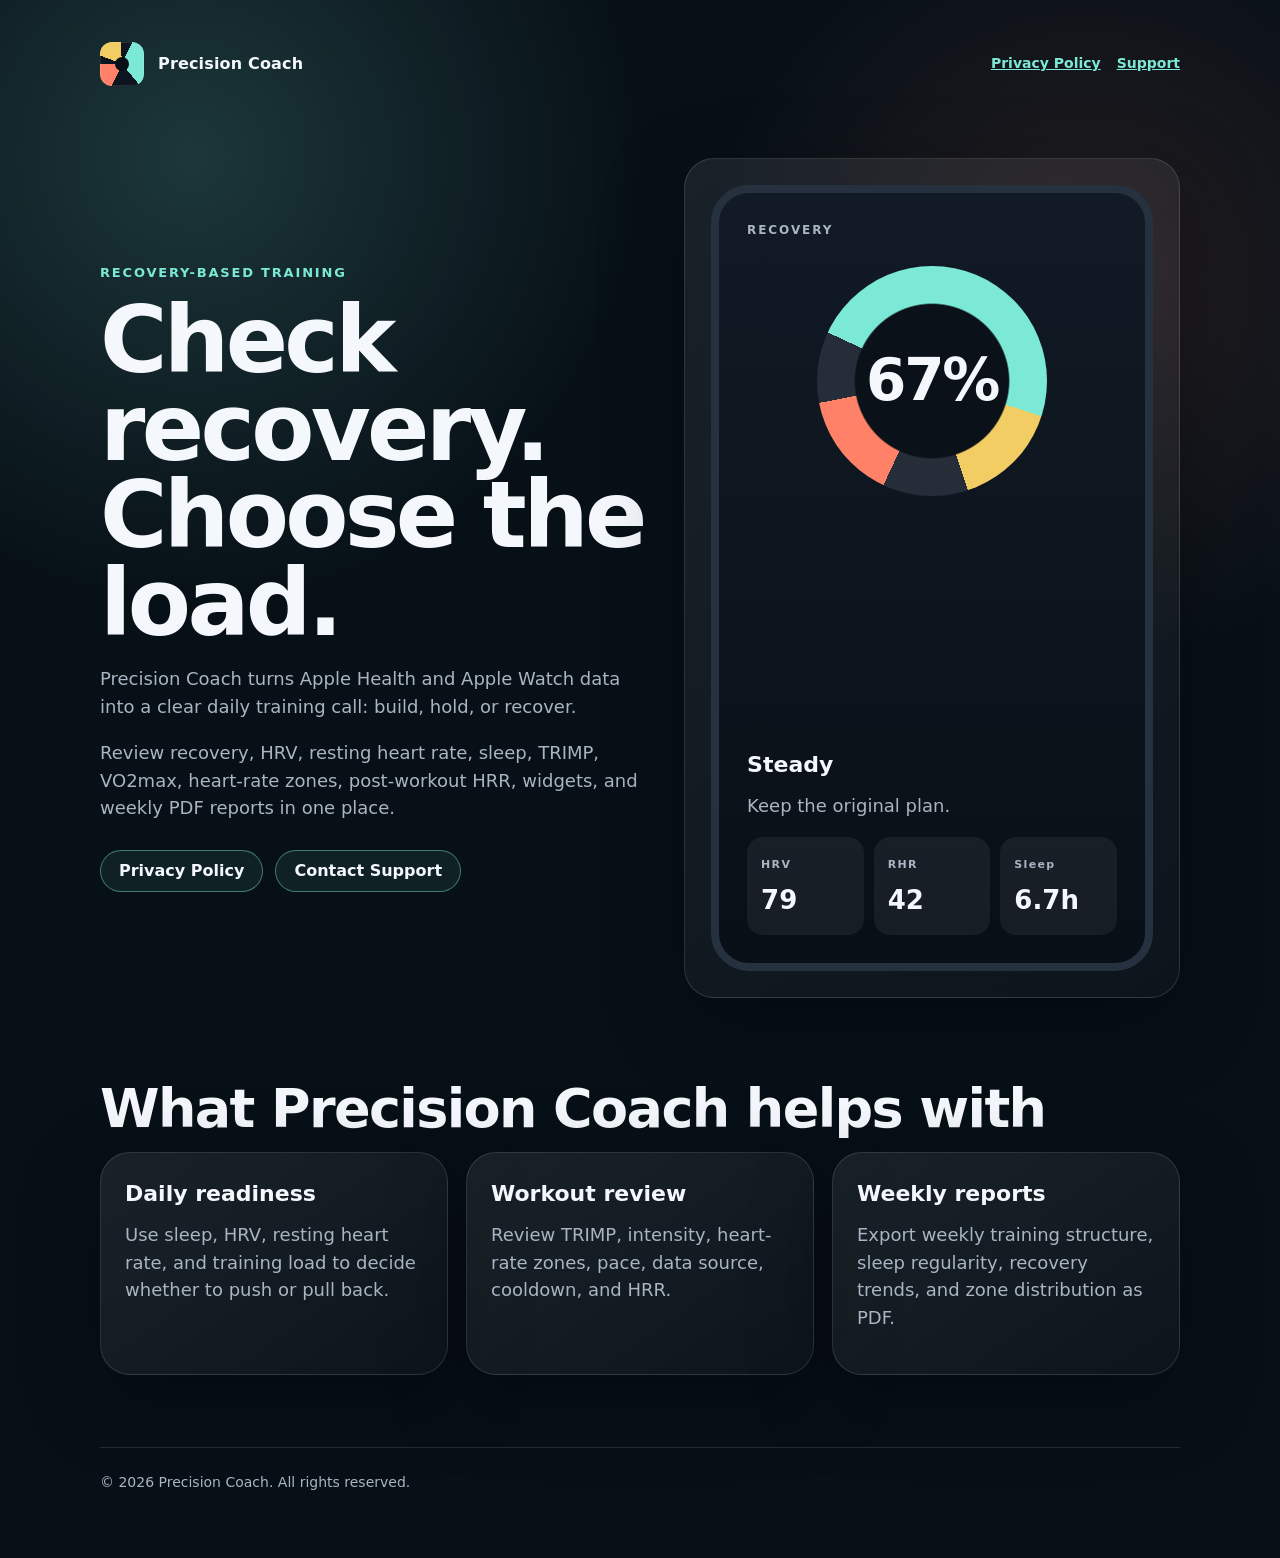
<file: index.html>
<!doctype html>
<html lang="en">
  <head>
    <meta charset="utf-8" />
    <meta name="viewport" content="width=device-width, initial-scale=1" />
    <title>Precision Coach</title>
    <meta name="description" content="Recovery-based training with Apple Health and Apple Watch data." />
    <link rel="stylesheet" href="./styles.css" />
  </head>
  <body>
    <main class="shell">
      <nav class="nav" aria-label="Main navigation">
        <div class="brand">
          <div class="logo" aria-hidden="true"></div>
          <span>Precision Coach</span>
        </div>
        <div class="nav-links">
          <a href="./privacy.html">Privacy Policy</a>
          <a href="./support.html">Support</a>
        </div>
      </nav>

      <section class="hero">
        <div>
          <div class="eyebrow">Recovery-based training</div>
          <h1>Check recovery. Choose the load.</h1>
          <p>
            Precision Coach turns Apple Health and Apple Watch data into a clear daily training call:
            build, hold, or recover.
          </p>
          <p>
            Review recovery, HRV, resting heart rate, sleep, TRIMP, VO2max, heart-rate zones,
            post-workout HRR, widgets, and weekly PDF reports in one place.
          </p>
          <div class="cta-row">
            <a class="pill" href="./privacy.html">Privacy Policy</a>
            <a class="pill" href="./support.html">Contact Support</a>
          </div>
        </div>

        <div class="device-card" aria-label="App preview">
          <div class="mock-screen">
            <div>
              <div class="mini-title">Recovery</div>
              <div class="gauge">
                <strong>67%</strong>
              </div>
            </div>
            <div>
              <h3>Steady</h3>
              <p>Keep the original plan.</p>
              <div class="metric-grid">
                <div class="metric"><span>HRV</span><b>79</b></div>
                <div class="metric"><span>RHR</span><b>42</b></div>
                <div class="metric"><span>Sleep</span><b>6.7h</b></div>
              </div>
            </div>
          </div>
        </div>
      </section>

      <section class="section">
        <h2>What Precision Coach helps with</h2>
        <div class="grid">
          <article class="card">
            <h3>Daily readiness</h3>
            <p>Use sleep, HRV, resting heart rate, and training load to decide whether to push or pull back.</p>
          </article>
          <article class="card">
            <h3>Workout review</h3>
            <p>Review TRIMP, intensity, heart-rate zones, pace, data source, cooldown, and HRR.</p>
          </article>
          <article class="card">
            <h3>Weekly reports</h3>
            <p>Export weekly training structure, sleep regularity, recovery trends, and zone distribution as PDF.</p>
          </article>
        </div>
      </section>

      <footer class="footer">
        <span>© 2026 Precision Coach. All rights reserved.</span>
      </footer>
    </main>
  </body>
</html>
</file>
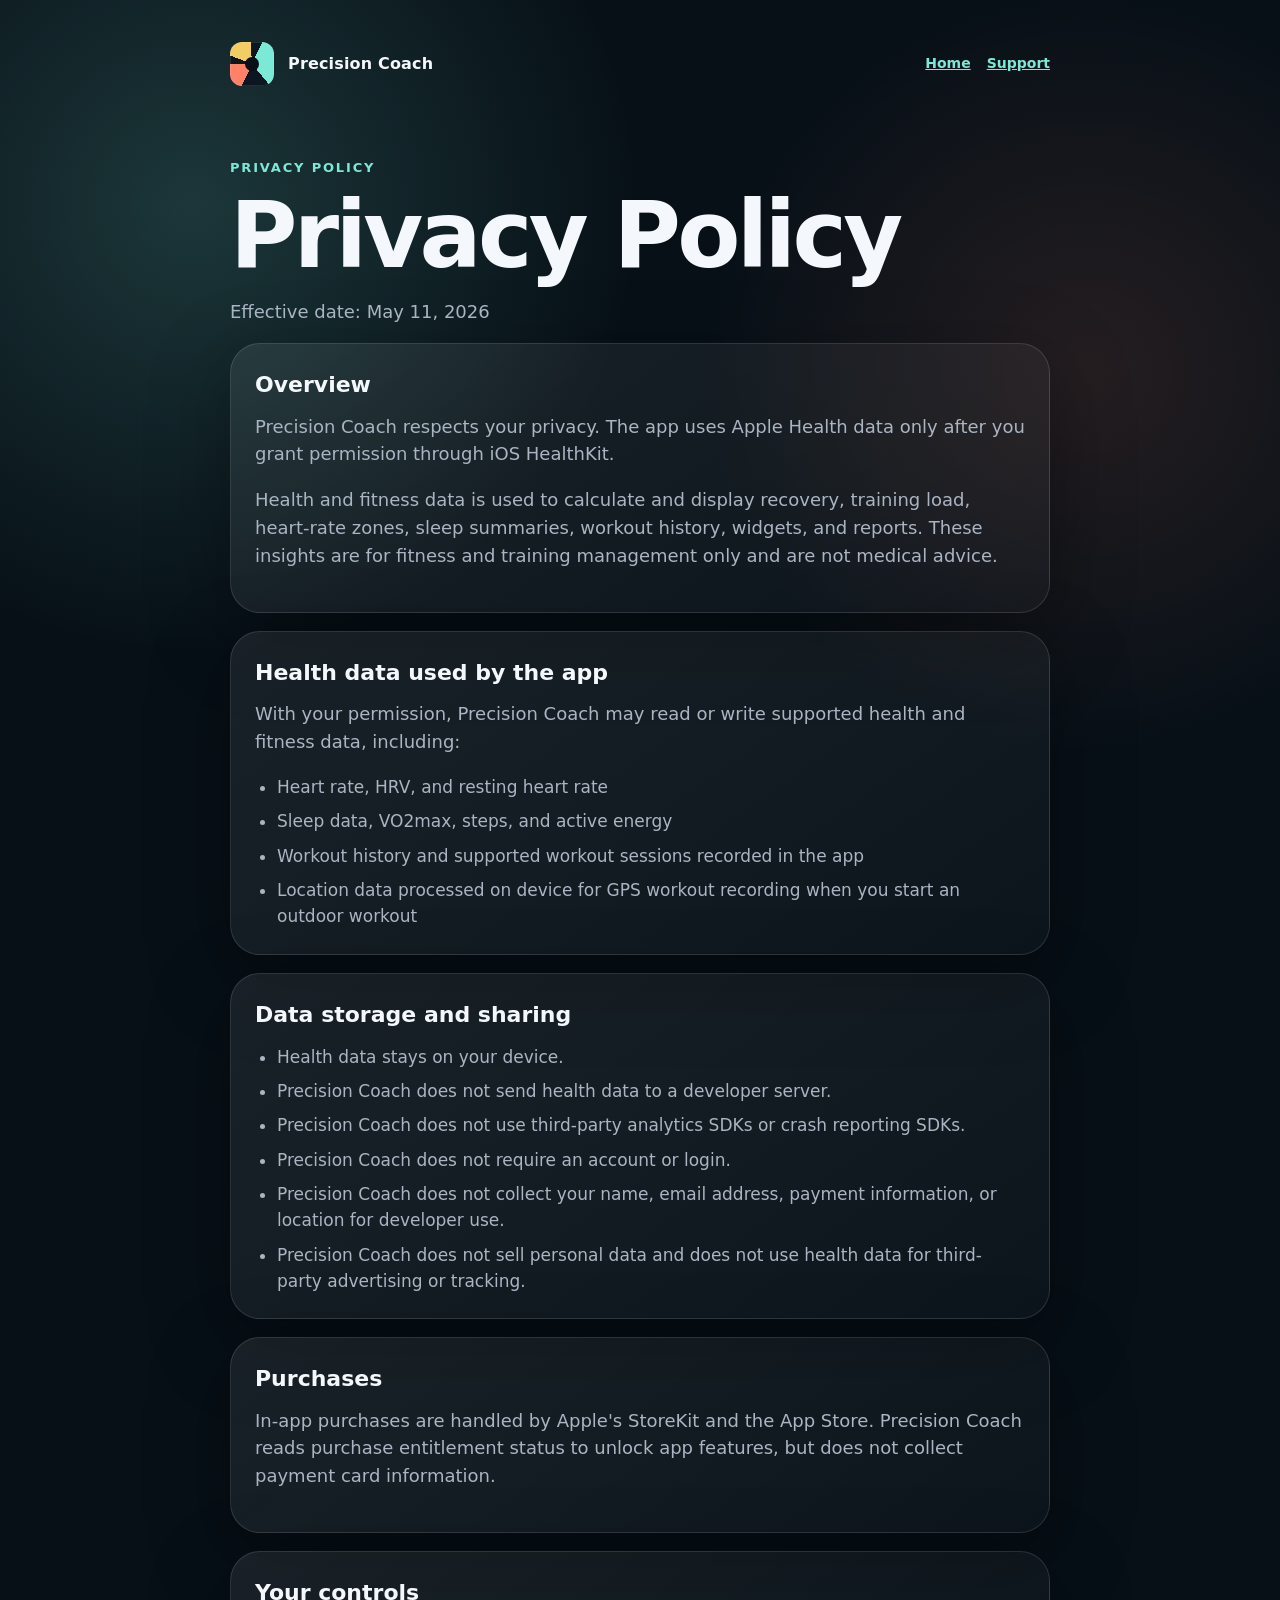
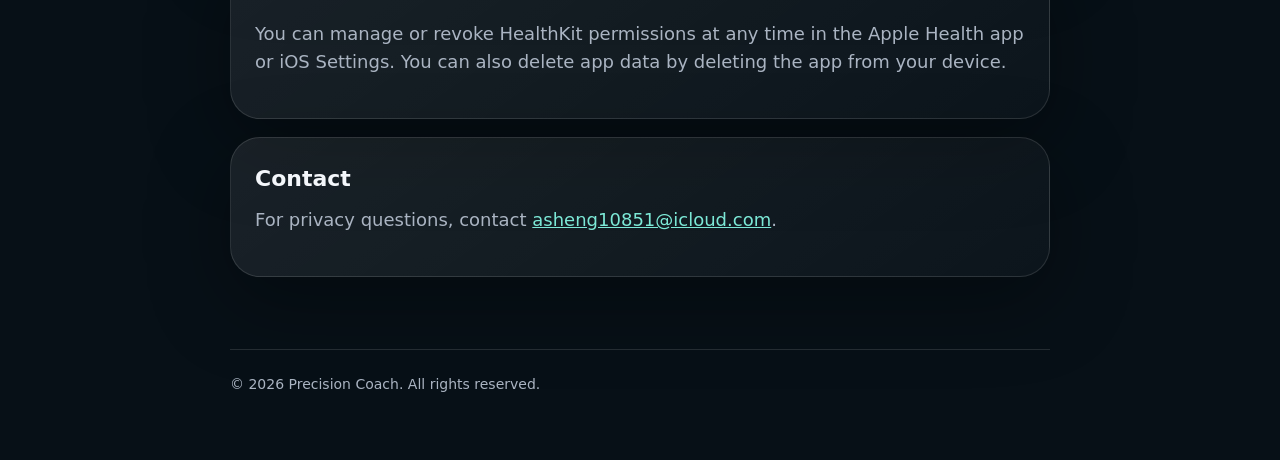
<file: privacy.html>
<!doctype html>
<html lang="en">
  <head>
    <meta charset="utf-8" />
    <meta name="viewport" content="width=device-width, initial-scale=1" />
    <title>Privacy Policy - Precision Coach</title>
    <meta name="description" content="Privacy Policy for Precision Coach." />
    <link rel="stylesheet" href="./styles.css" />
  </head>
  <body>
    <main class="shell legal">
      <nav class="nav" aria-label="Main navigation">
        <div class="brand">
          <div class="logo" aria-hidden="true"></div>
          <span>Precision Coach</span>
        </div>
        <div class="nav-links">
          <a href="./index.html">Home</a>
          <a href="./support.html">Support</a>
        </div>
      </nav>

      <section>
        <div class="eyebrow">Privacy Policy</div>
        <h1>Privacy Policy</h1>
        <p>Effective date: May 11, 2026</p>

        <article class="card">
          <h3>Overview</h3>
          <p>
            Precision Coach respects your privacy. The app uses Apple Health data only after you grant
            permission through iOS HealthKit.
          </p>
          <p>
            Health and fitness data is used to calculate and display recovery, training load,
            heart-rate zones, sleep summaries, workout history, widgets, and reports. These insights
            are for fitness and training management only and are not medical advice.
          </p>
        </article>

        <article class="card">
          <h3>Health data used by the app</h3>
          <p>With your permission, Precision Coach may read or write supported health and fitness data, including:</p>
          <ul>
            <li>Heart rate, HRV, and resting heart rate</li>
            <li>Sleep data, VO2max, steps, and active energy</li>
            <li>Workout history and supported workout sessions recorded in the app</li>
            <li>Location data processed on device for GPS workout recording when you start an outdoor workout</li>
          </ul>
        </article>

        <article class="card">
          <h3>Data storage and sharing</h3>
          <ul>
            <li>Health data stays on your device.</li>
            <li>Precision Coach does not send health data to a developer server.</li>
            <li>Precision Coach does not use third-party analytics SDKs or crash reporting SDKs.</li>
            <li>Precision Coach does not require an account or login.</li>
            <li>Precision Coach does not collect your name, email address, payment information, or location for developer use.</li>
            <li>Precision Coach does not sell personal data and does not use health data for third-party advertising or tracking.</li>
          </ul>
        </article>

        <article class="card">
          <h3>Purchases</h3>
          <p>
            In-app purchases are handled by Apple's StoreKit and the App Store. Precision Coach reads
            purchase entitlement status to unlock app features, but does not collect payment card
            information.
          </p>
        </article>

        <article class="card">
          <h3>Your controls</h3>
          <p>
            You can manage or revoke HealthKit permissions at any time in the Apple Health app or iOS Settings.
            You can also delete app data by deleting the app from your device.
          </p>
        </article>

        <article class="card">
          <h3>Contact</h3>
          <p>For privacy questions, contact <a href="mailto:asheng10851@icloud.com">asheng10851@icloud.com</a>.</p>
        </article>
      </section>

      <footer class="footer">
        <span>© 2026 Precision Coach. All rights reserved.</span>
      </footer>
    </main>
  </body>
</html>
</file>
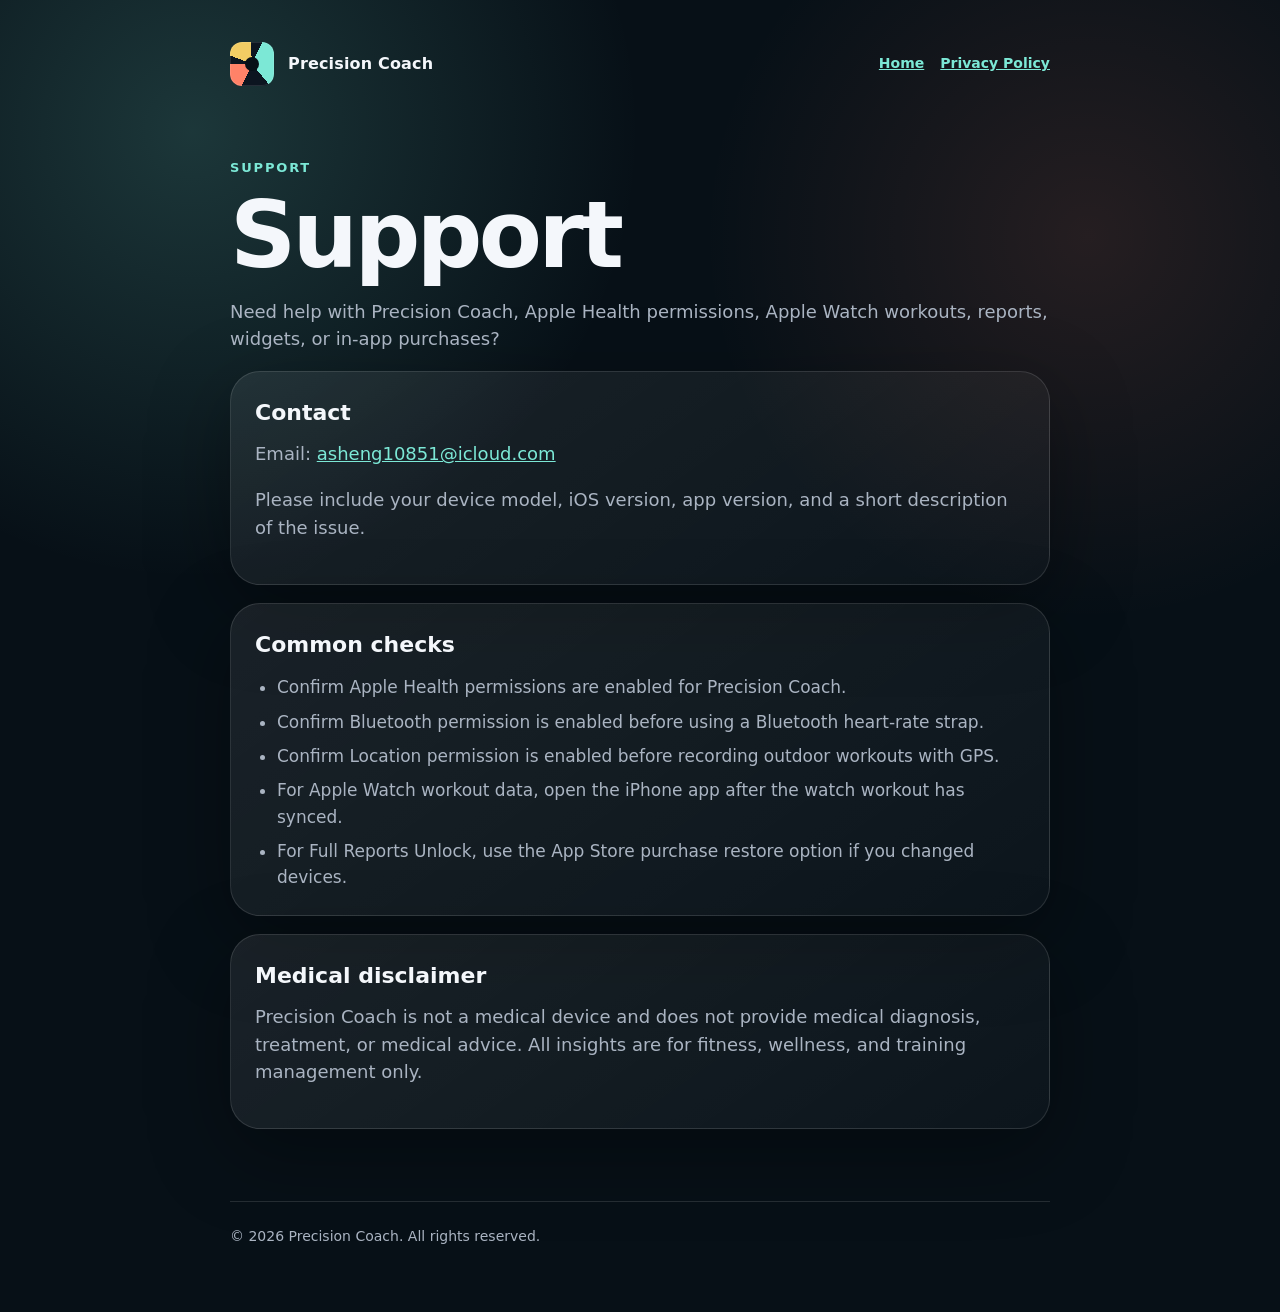
<file: support.html>
<!doctype html>
<html lang="en">
  <head>
    <meta charset="utf-8" />
    <meta name="viewport" content="width=device-width, initial-scale=1" />
    <title>Support - Precision Coach</title>
    <meta name="description" content="Support information for Precision Coach." />
    <link rel="stylesheet" href="./styles.css" />
  </head>
  <body>
    <main class="shell legal">
      <nav class="nav" aria-label="Main navigation">
        <div class="brand">
          <div class="logo" aria-hidden="true"></div>
          <span>Precision Coach</span>
        </div>
        <div class="nav-links">
          <a href="./index.html">Home</a>
          <a href="./privacy.html">Privacy Policy</a>
        </div>
      </nav>

      <section>
        <div class="eyebrow">Support</div>
        <h1>Support</h1>
        <p>
          Need help with Precision Coach, Apple Health permissions, Apple Watch workouts,
          reports, widgets, or in-app purchases?
        </p>

        <article class="card">
          <h3>Contact</h3>
          <p>Email: <a href="mailto:asheng10851@icloud.com">asheng10851@icloud.com</a></p>
          <p>Please include your device model, iOS version, app version, and a short description of the issue.</p>
        </article>

        <article class="card">
          <h3>Common checks</h3>
          <ul>
            <li>Confirm Apple Health permissions are enabled for Precision Coach.</li>
            <li>Confirm Bluetooth permission is enabled before using a Bluetooth heart-rate strap.</li>
            <li>Confirm Location permission is enabled before recording outdoor workouts with GPS.</li>
            <li>For Apple Watch workout data, open the iPhone app after the watch workout has synced.</li>
            <li>For Full Reports Unlock, use the App Store purchase restore option if you changed devices.</li>
          </ul>
        </article>

        <article class="card">
          <h3>Medical disclaimer</h3>
          <p>
            Precision Coach is not a medical device and does not provide medical diagnosis,
            treatment, or medical advice. All insights are for fitness, wellness, and training
            management only.
          </p>
        </article>
      </section>

      <footer class="footer">
        <span>© 2026 Precision Coach. All rights reserved.</span>
      </footer>
    </main>
  </body>
</html>
</file>
<file: styles.css>
:root {
  color-scheme: dark;
  --bg: #071017;
  --panel: #121d29;
  --panel-2: #182433;
  --text: #f4f7fb;
  --muted: #aab4c2;
  --line: rgba(255, 255, 255, 0.12);
  --mint: #7ce8d6;
  --coral: #ff8268;
  --gold: #f2cd64;
}

* {
  box-sizing: border-box;
}

body {
  margin: 0;
  min-height: 100vh;
  background:
    radial-gradient(circle at 15% 10%, rgba(124, 232, 214, 0.18), transparent 28rem),
    radial-gradient(circle at 85% 18%, rgba(255, 130, 104, 0.12), transparent 24rem),
    var(--bg);
  color: var(--text);
  font-family: Inter, ui-sans-serif, system-ui, -apple-system, BlinkMacSystemFont, "Segoe UI", sans-serif;
  line-height: 1.55;
}

a {
  color: var(--mint);
}

.shell {
  width: min(1080px, calc(100% - 40px));
  margin: 0 auto;
  padding: 42px 0 64px;
}

.nav {
  display: flex;
  align-items: center;
  justify-content: space-between;
  gap: 20px;
  margin-bottom: 72px;
}

.brand {
  display: flex;
  align-items: center;
  gap: 14px;
  font-weight: 800;
  letter-spacing: 0.01em;
}

.logo {
  width: 44px;
  height: 44px;
  border-radius: 12px;
  background:
    conic-gradient(from 205deg, var(--coral) 0 18%, transparent 18% 24%, var(--gold) 24% 42%, transparent 42% 50%, var(--mint) 50% 82%, transparent 82%),
    #0c1520;
  box-shadow: inset 0 0 0 1px rgba(255, 255, 255, 0.1);
  position: relative;
}

.logo::after {
  content: "";
  position: absolute;
  inset: 15px;
  border-radius: 50%;
  background: var(--bg);
}

.nav-links {
  display: flex;
  gap: 16px;
  font-size: 14px;
  font-weight: 700;
}

.hero {
  display: grid;
  grid-template-columns: minmax(0, 1.05fr) minmax(300px, 0.95fr);
  gap: 36px;
  align-items: center;
}

.eyebrow {
  color: var(--mint);
  font-size: 13px;
  font-weight: 900;
  letter-spacing: 0.14em;
  text-transform: uppercase;
}

h1 {
  margin: 14px 0 18px;
  font-size: clamp(48px, 8vw, 92px);
  line-height: 0.95;
  letter-spacing: -0.04em;
}

h2 {
  margin: 0 0 16px;
  font-size: clamp(32px, 4.4vw, 54px);
  line-height: 1;
  letter-spacing: -0.03em;
}

h3 {
  margin: 0 0 10px;
  font-size: 22px;
}

p {
  color: var(--muted);
  font-size: 18px;
  margin: 0 0 18px;
}

.cta-row {
  display: flex;
  flex-wrap: wrap;
  gap: 12px;
  margin-top: 28px;
}

.pill {
  display: inline-flex;
  align-items: center;
  justify-content: center;
  min-height: 42px;
  border: 1px solid rgba(124, 232, 214, 0.45);
  border-radius: 999px;
  padding: 0 18px;
  color: var(--text);
  text-decoration: none;
  font-weight: 800;
  background: rgba(124, 232, 214, 0.08);
}

.device-card,
.card {
  border: 1px solid var(--line);
  border-radius: 30px;
  background: linear-gradient(145deg, rgba(255, 255, 255, 0.08), rgba(255, 255, 255, 0.025));
  box-shadow: 0 24px 80px rgba(0, 0, 0, 0.35);
}

.device-card {
  padding: 26px;
}

.mock-screen {
  aspect-ratio: 9 / 16;
  border-radius: 38px;
  padding: 28px;
  background: linear-gradient(180deg, #111a25, #090f16);
  border: 8px solid #25313f;
  display: flex;
  flex-direction: column;
  justify-content: space-between;
}

.mini-title {
  color: var(--muted);
  font-weight: 900;
  letter-spacing: 0.16em;
  text-transform: uppercase;
  font-size: 12px;
}

.gauge {
  width: 230px;
  height: 230px;
  border-radius: 50%;
  margin: 26px auto;
  background:
    radial-gradient(circle at center, #0b1119 0 47%, transparent 48%),
    conic-gradient(from 205deg, var(--coral) 0 15%, #252d38 15% 25%, var(--mint) 25% 73%, var(--gold) 73% 88%, #252d38 88%);
  display: grid;
  place-items: center;
}

.gauge strong {
  font-size: 58px;
  letter-spacing: -0.04em;
}

.metric-grid {
  display: grid;
  grid-template-columns: repeat(3, 1fr);
  gap: 10px;
}

.metric {
  border-radius: 16px;
  background: rgba(255, 255, 255, 0.06);
  padding: 14px;
}

.metric span {
  color: var(--muted);
  font-size: 11px;
  font-weight: 900;
  letter-spacing: 0.12em;
}

.metric b {
  display: block;
  margin-top: 4px;
  font-size: 26px;
}

.section {
  margin-top: 84px;
}

.grid {
  display: grid;
  grid-template-columns: repeat(3, 1fr);
  gap: 18px;
}

.card {
  padding: 24px;
}

.legal {
  max-width: 820px;
}

.legal .card {
  margin-top: 18px;
}

ul {
  margin: 12px 0 0;
  padding-left: 22px;
  color: var(--muted);
  font-size: 17px;
}

li + li {
  margin-top: 8px;
}

.footer {
  margin-top: 72px;
  padding-top: 24px;
  border-top: 1px solid var(--line);
  color: var(--muted);
  font-size: 14px;
}

@media (max-width: 820px) {
  .hero,
  .grid {
    grid-template-columns: 1fr;
  }

  .nav {
    align-items: flex-start;
    flex-direction: column;
    margin-bottom: 46px;
  }
}
</file>
